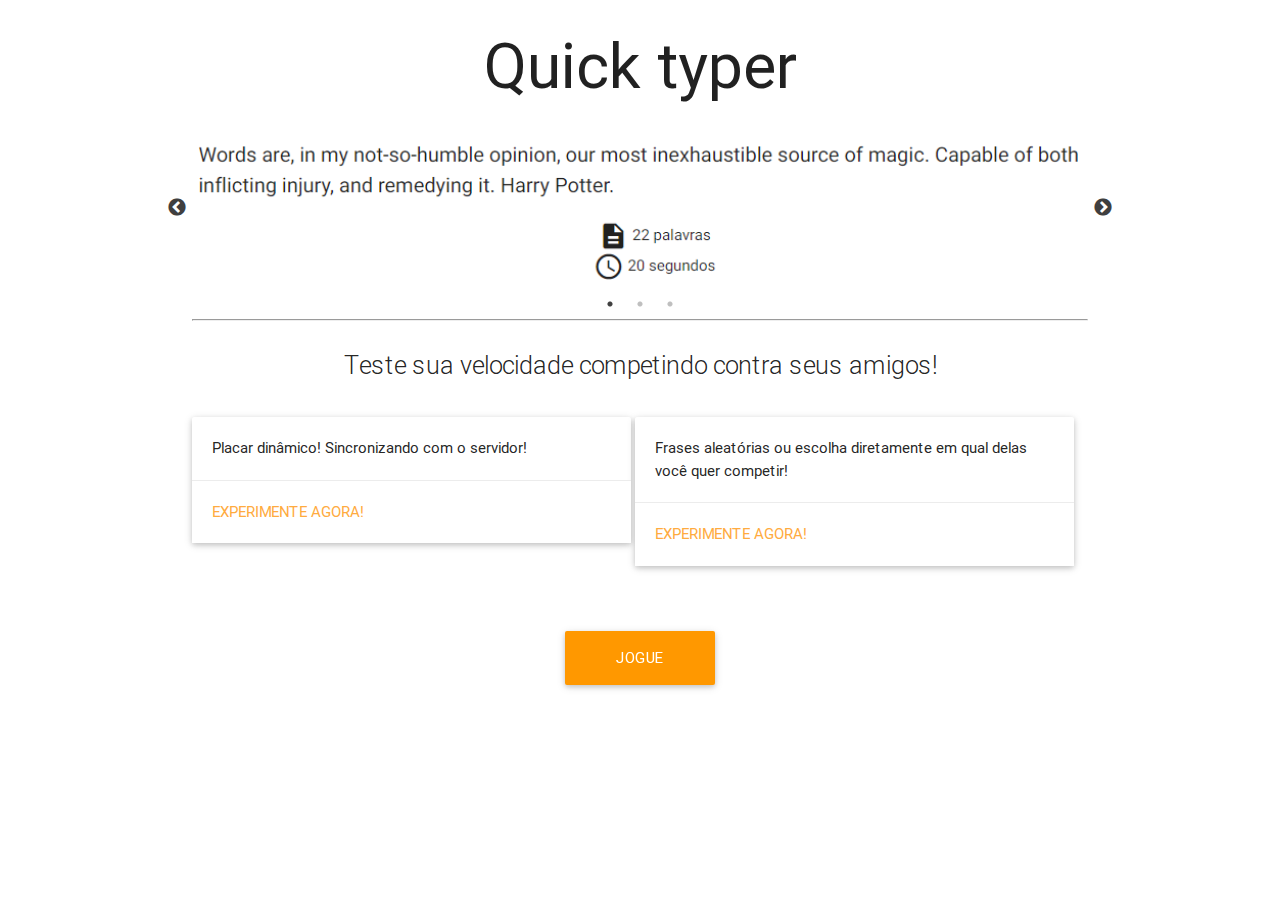
<file: public/index.html>
<!DOCTYPE html>
<html lang="en">
<head>
    <meta charset="UTF-8">
    <title>Alura Typer</title>
    <link rel="stylesheet" href="css/libs/materialize.min.css">
    <link rel="stylesheet" href="css/libs/google-fonts.css" >
    <link rel="stylesheet" href="slick/slick/slick.css"/>
    <link rel="stylesheet" href="slick/slick/slick-theme.css"/>

    <link href="css/index.css" rel="stylesheet">
</head>
<body>
    <section class="container">
        <h1 class="center titulo header">Quick typer</h1>
        <div class="slider">
            <img src="img/slide1.png" class="imagem-jogo">
            <img src="img/slide2.png" class="imagem-jogo">
            <img src="img/slide3.png" class="imagem-jogo">
        </div>
        <hr>
        <p class="flow-text center">Teste sua velocidade competindo contra seus amigos!</p>
        <div class="card">
           <div class="card-image">
             <!-- <img src="images/sample-1.jpg"> -->
           </div>
           <div class="card-content">
             <p>Placar dinâmico! Sincronizando com o servidor!</p>
           </div>
           <div class="card-action">
             <a href="principal.html">Experimente agora!</a>
           </div>
         </div>
         <div class="card">
           <div class="card-image">
             <!-- <img src="img/sl.jpg"> -->
           </div>
           <div class="card-content">
             <p>Frases aleatórias ou escolha diretamente em qual delas você quer competir!</p>
           </div>
           <div class="card-action">
             <a href="principal.html">Experimente agora!</a>
           </div>
         </div>

         <a class="waves-effect waves-light btn-large orange" id="botao-jogue" href="principal.html">Jogue agora!</a>

    </section>

    <script src="js/jquery.js"></script>
    <script src="slick/slick/slick.min.js"></script>

    <script src="js/slider.js"></script>


</body>
</html>
</file>
<file: public/css/libs/google-fonts.css>
/* fallback */
@font-face {
  font-family: 'Material Icons';
  font-style: normal;
  font-weight: 400;
  src: local('../../fonts/Material Icons'), local('../../fonts/MaterialIcons-Regular'), url(https://fonts.gstatic.com/s/materialicons/v17/2fcrYFNaTjcS6g4U3t-Y5ZjZjT5FdEJ140U2DJYC3mY.woff2) format('woff2');
}

.material-icons {
  font-family: 'Material Icons';
  font-weight: normal;
  font-style: normal;
  font-size: 24px;
  line-height: 1;
  letter-spacing: normal;
  text-transform: none;
  display: inline-block;
  white-space: nowrap;
  word-wrap: normal;
  direction: ltr;
  -webkit-font-feature-settings: 'liga';
  -webkit-font-smoothing: antialiased;
}
</file>
<file: public/css/index.css>
.card{
	width: 49%;
	display: inline-block;
	vertical-align: top;
}


#botao-jogue{
	width: 150px;
	display: block;
	margin: 50px auto;
}

.slider {
	height: auto;
}

.slick-prev:before, .slick-next:before {
	color: black;
}
</file>
